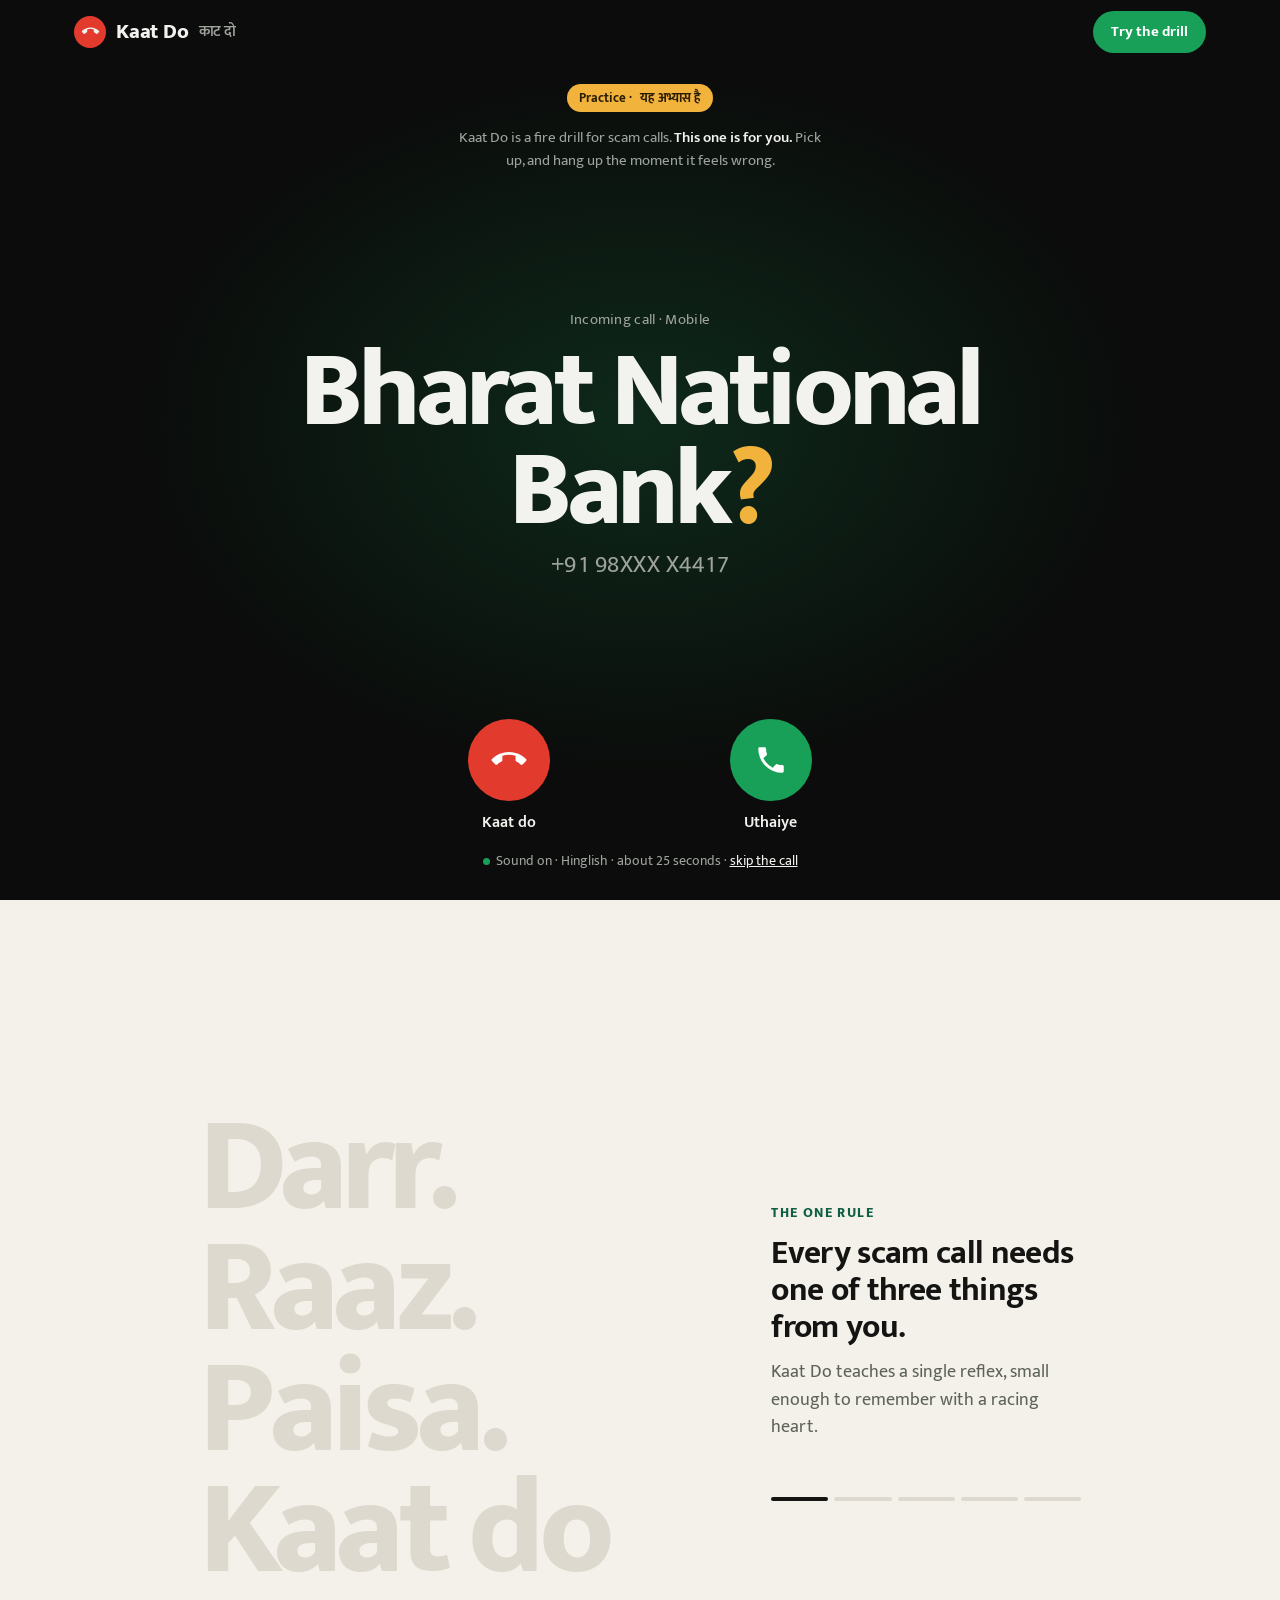
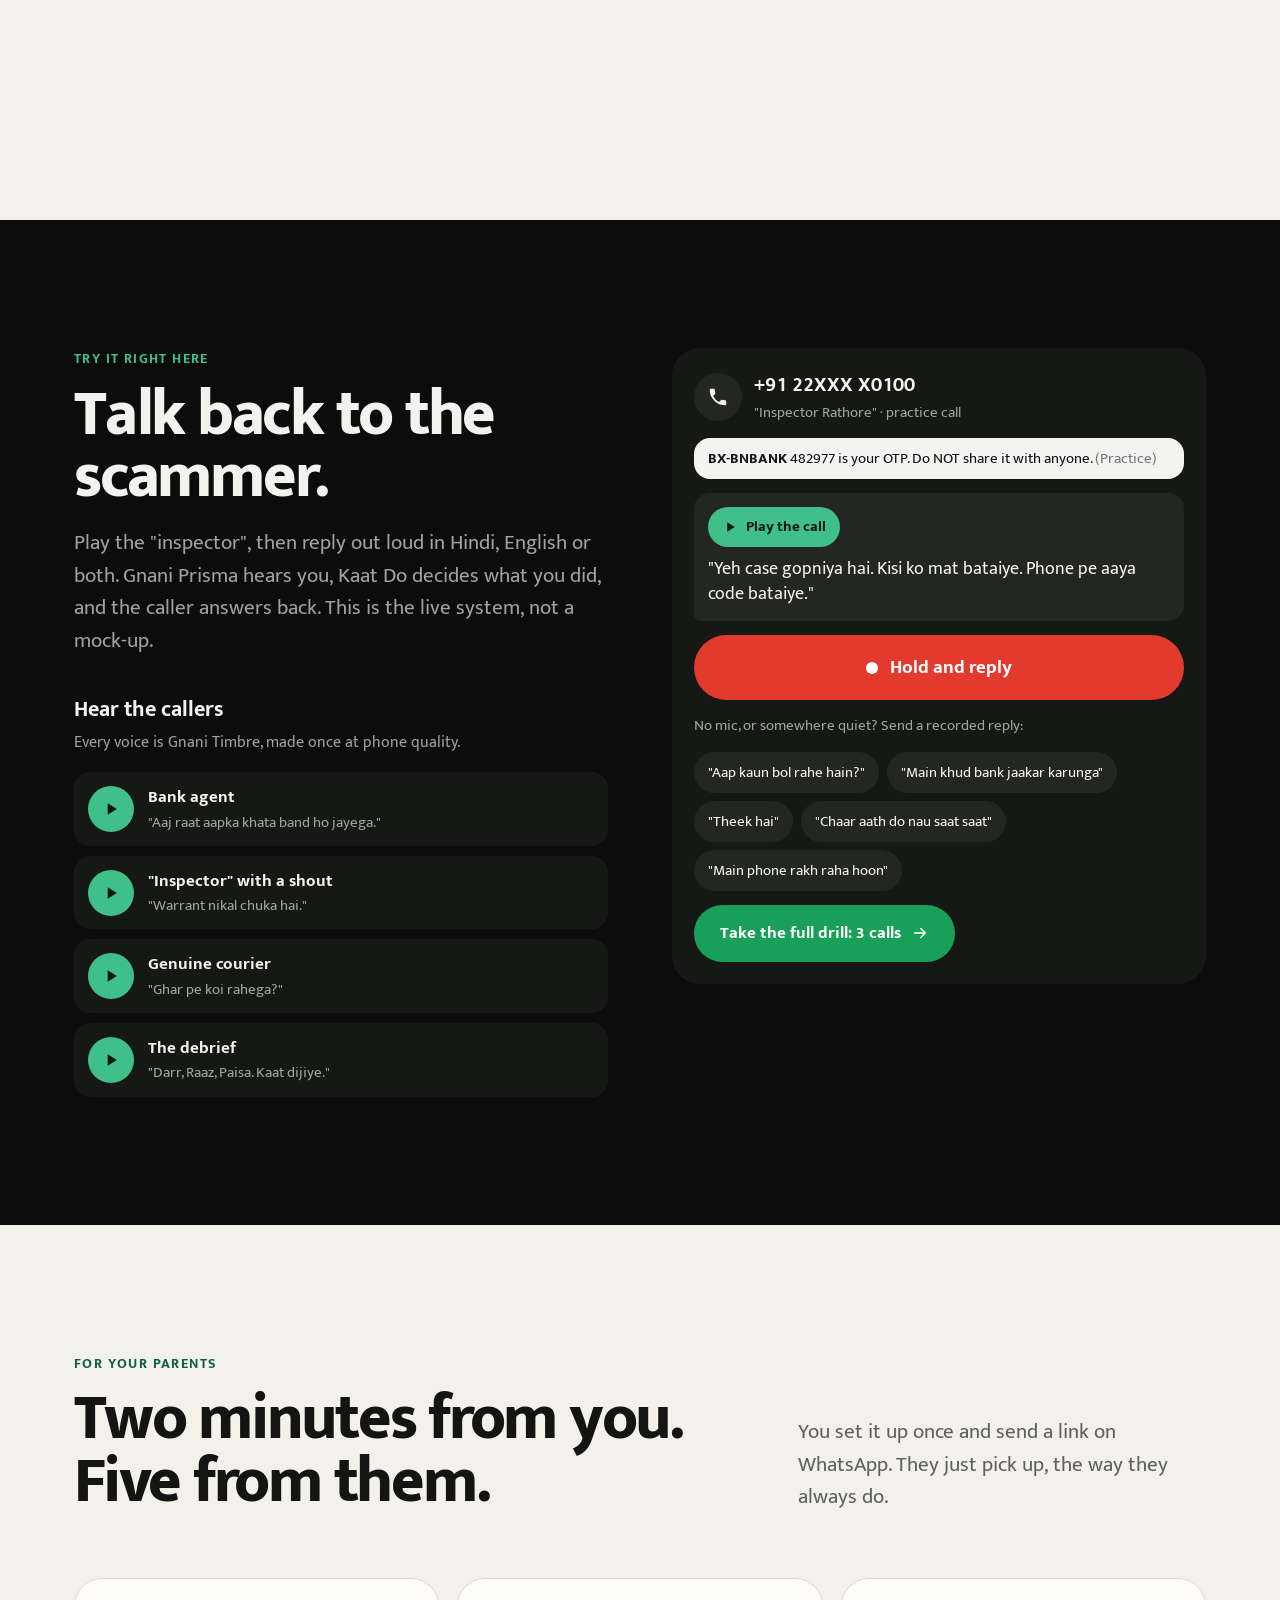
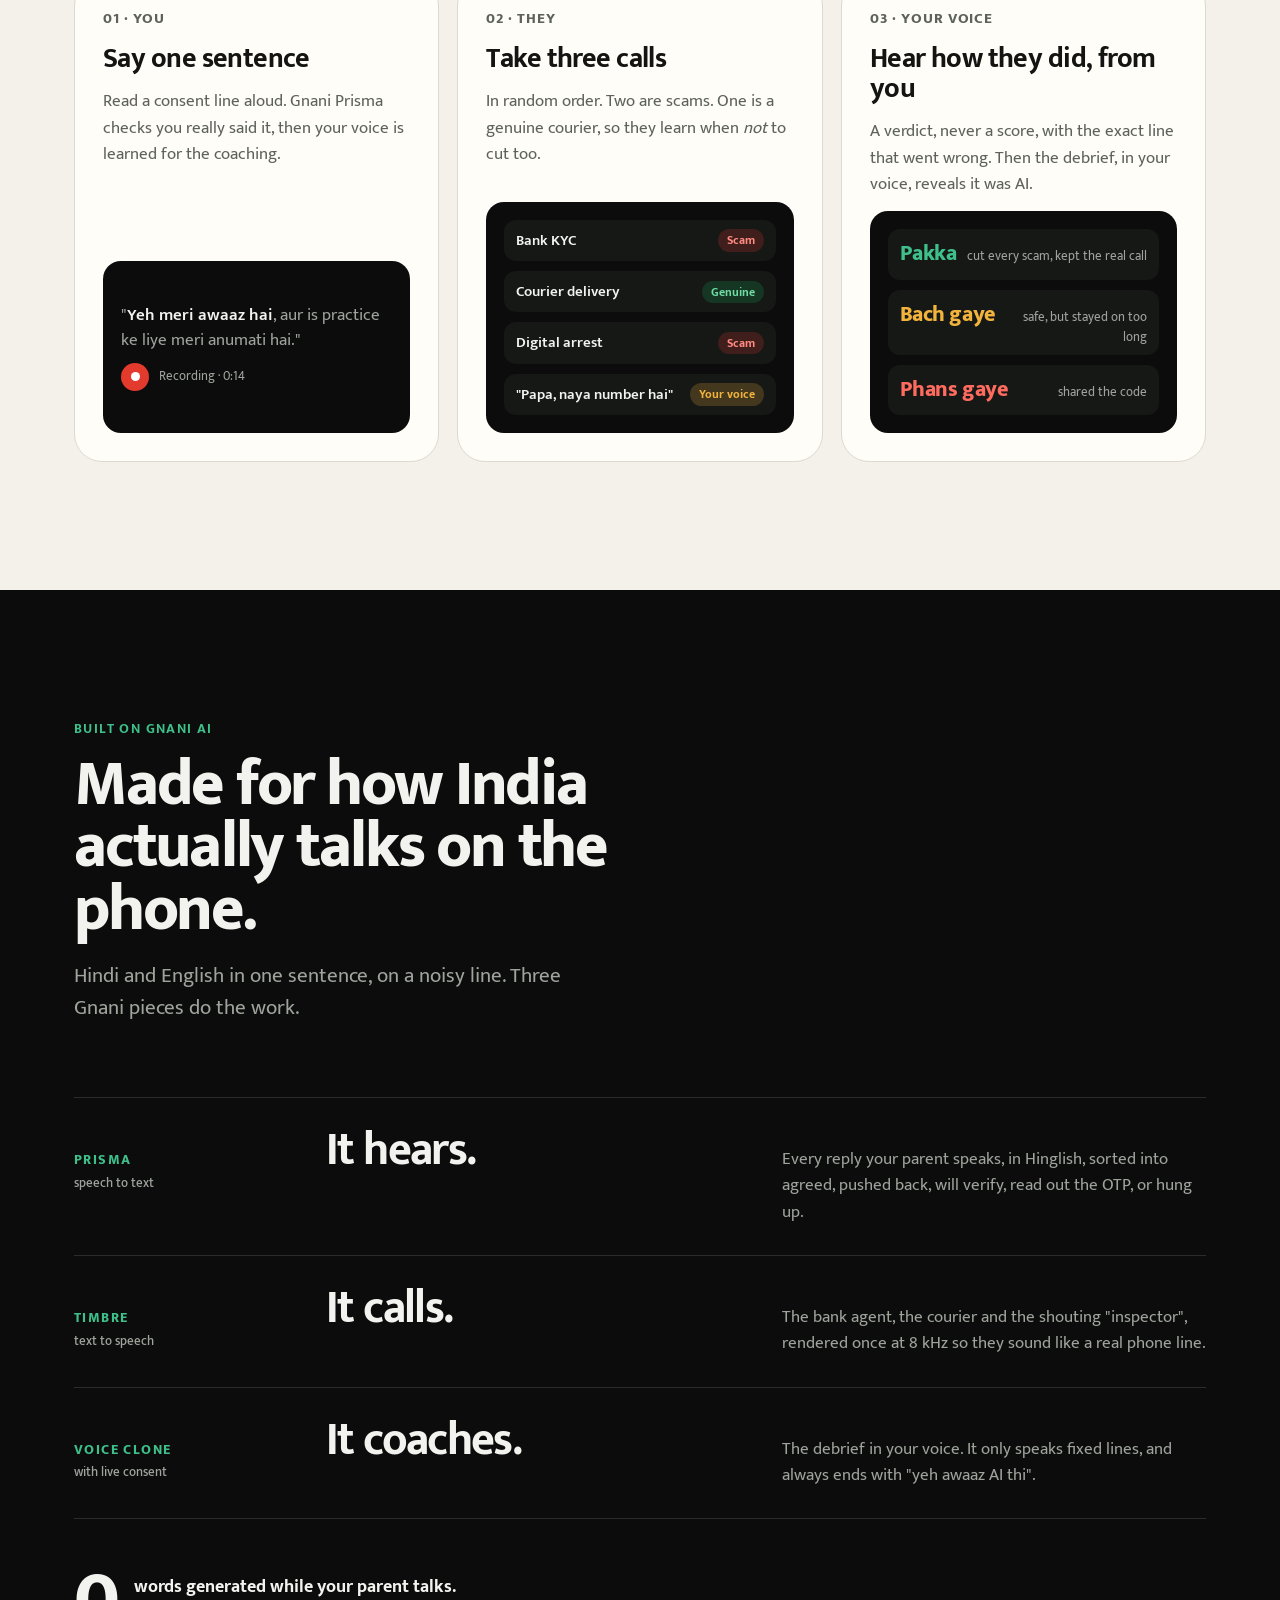
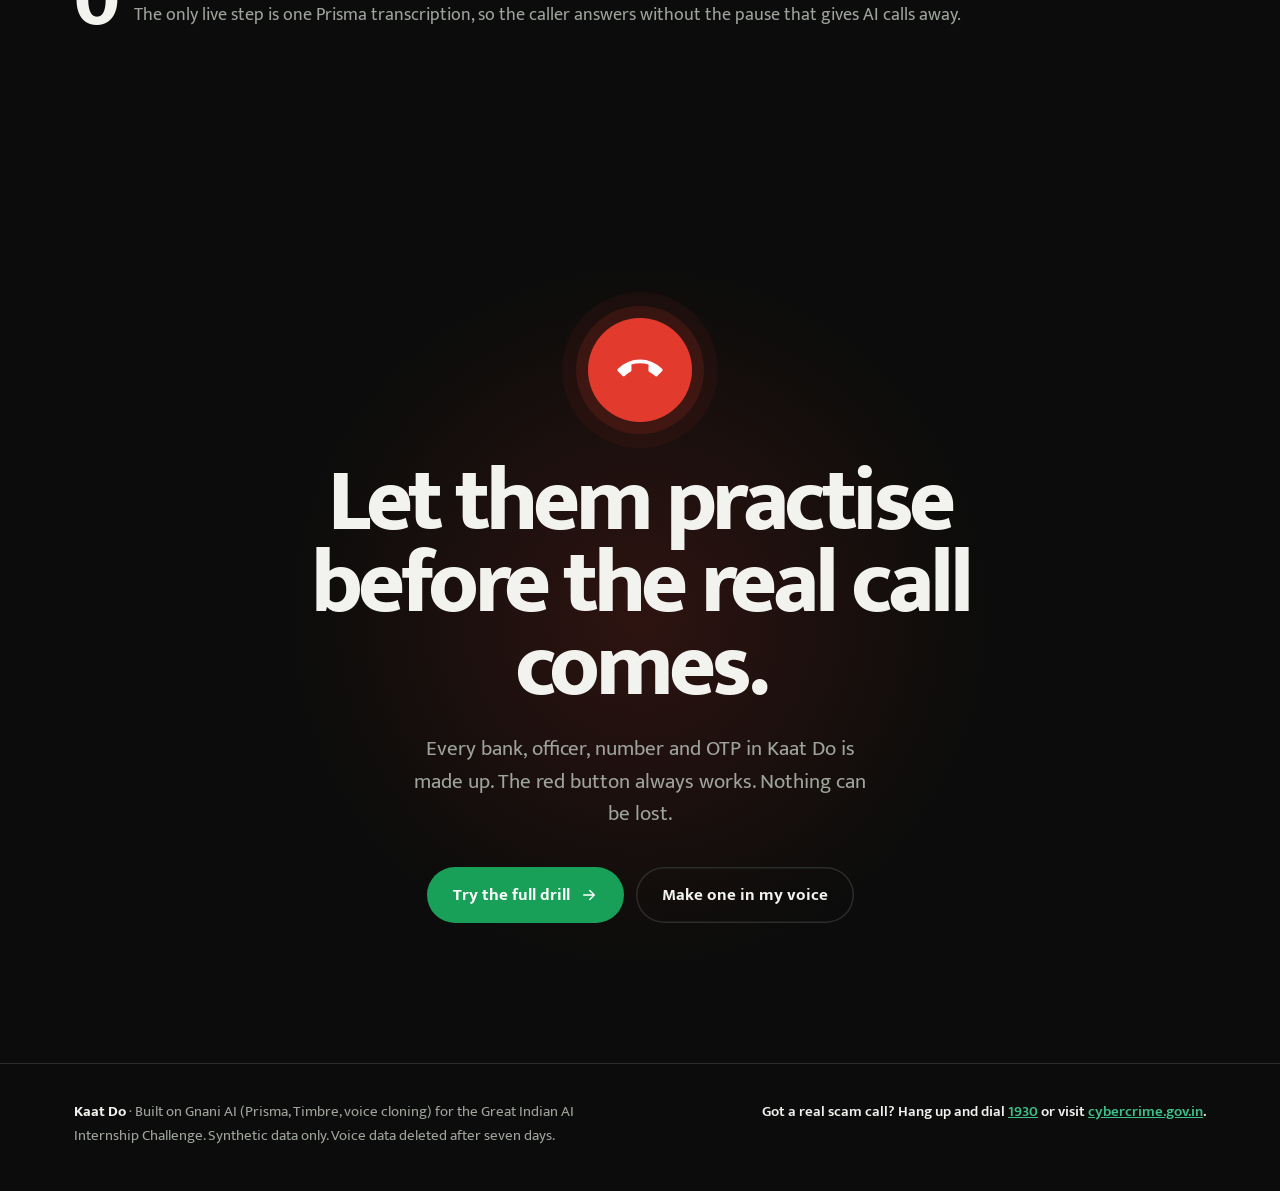
<file: index.html>
<!doctype html>
<html lang="en">
<head>
<meta charset="utf-8">
<meta name="viewport" content="width=device-width, initial-scale=1, viewport-fit=cover">
<title>Kaat Do</title>
<meta name="description" content="Kaat Do is a fire drill for scam calls. This page calls you first. Pick up, and hang up the moment it feels wrong.">
<meta name="theme-color" content="#0b0c0b">
<link rel="preconnect" href="https://fonts.googleapis.com">
<link rel="preconnect" href="https://fonts.gstatic.com" crossorigin>
<link href="https://fonts.googleapis.com/css2?family=Mukta:wght@400;500;600;700;800&display=swap" rel="stylesheet">
<style>
/* Kaat Do landing, v3: the page is the drill. It rings, you decide.
   One face (Mukta). Colour is functional: green answers, red cuts, amber says Practice,
   and the three red flags keep one hue each (Darr red, Raaz amber, Paisa blue). */
:root {
  --night: #0b0c0b; --night-2: #161816; --night-3: #232623; --night-ink: #f2f3ef; --night-muted: #9ea39c; --night-line: #2a2d2a;
  --paper: #f4f1ea; --paper-2: #ebe7de; --card: #fffdf8; --ink: #141513; --muted: #5d625b; --line: #ded9ce; --chip: #e7e2d7;
  --green: #18a058; --green-press: #128a4b; --red: #e23b2e; --red-press: #c52f23;
  --amber: #f2b33d; --amber-ink: #2a1d00;
  --darr: #e23b2e; --raaz: #9a6f00; --paisa: #0f6e8c; --raaz-fill: #f2b33d; --paisa-fill: #4fb4d6;
  --accent: #0f5f45;
  --face: "Mukta", "Noto Sans Devanagari", "Noto Sans", system-ui, sans-serif;
  --wrap: 1180px;
  --ease: cubic-bezier(.2,.7,.2,1);
}
@media (prefers-color-scheme: dark) {
  :root:not([data-theme="light"]) {
    --paper: #111211; --paper-2: #171917; --card: #1b1d1b; --ink: #eef0ec; --muted: #a2a8a0; --line: #2b2e2b; --chip: #2a2d2a;
    --accent: #3fbf8a; --raaz: #f2b33d; --paisa: #4fb4d6;
  }
}
:root[data-theme="dark"] {
  --paper: #111211; --paper-2: #171917; --card: #1b1d1b; --ink: #eef0ec; --muted: #a2a8a0; --line: #2b2e2b; --chip: #2a2d2a;
  --accent: #3fbf8a; --raaz: #f2b33d; --paisa: #4fb4d6;
}
* { box-sizing: border-box; }
html, body { margin: 0; }
body { font-family: var(--face); background: var(--night); color: var(--ink); font-size: 18px; line-height: 1.55;
  -webkit-font-smoothing: antialiased; overflow-x: hidden; }
a { color: inherit; }
q { quotes: none; }
svg { display: block; }
button { font: inherit; }
:focus-visible { outline: 3px solid var(--amber); outline-offset: 3px; border-radius: 8px; }
.wrap { max-width: var(--wrap); margin: 0 auto; padding: 0 24px; }
@media (max-width: 600px) { .wrap { padding: 0 16px; } body { font-size: 17px; } }
.night { background: var(--night); color: var(--night-ink); }
.paper { background: var(--paper); color: var(--ink); }
.eyebrow { margin: 0 0 14px; font-size: 14px; font-weight: 700; letter-spacing: .1em; text-transform: uppercase; color: var(--accent); }
.night .eyebrow { color: #3fbf8a; }
h2.title { margin: 0; font-size: clamp(36px, 5vw, 68px); line-height: .98; letter-spacing: -.035em; font-weight: 800; max-width: 16ch; }
.lede { margin: 18px 0 0; font-size: 21px; color: var(--muted); max-width: 44ch; }
.night .lede { color: var(--night-muted); }
section { padding: 128px 0; position: relative; }
@media (max-width: 760px) { section { padding: 88px 0; } }
.pill { display: inline-flex; align-items: center; gap: 8px; padding: 4px 12px; border-radius: 99px; background: var(--amber); color: var(--amber-ink); font-size: 13px; font-weight: 700; }
.btn { display: inline-flex; align-items: center; gap: 10px; padding: 15px 26px; border-radius: 99px; font-weight: 700; font-size: 17px;
  text-decoration: none; border: 0; cursor: pointer; transition: transform .12s ease, background-color .12s ease, box-shadow .12s; white-space: nowrap; }
.btn:active { transform: scale(.97); }
.btn svg { width: 18px; height: 18px; }
.btn-green { background: var(--green); color: #fff; }
.btn-green:hover { background: var(--green-press); }
.btn-ghost { background: transparent; color: var(--night-ink); box-shadow: inset 0 0 0 1.5px var(--night-line); }
.btn-ghost:hover { box-shadow: inset 0 0 0 1.5px var(--night-muted); }
.paper .btn-ghost { color: var(--ink); box-shadow: inset 0 0 0 1.5px var(--line); }

/* ================================================= top bar */
.bar { position: fixed; inset: 0 0 auto 0; z-index: 50; color: var(--night-ink); transition: background-color .3s, border-color .3s; border-bottom: 1px solid transparent; }
.bar.solid { background: rgba(11,12,11,.86); backdrop-filter: blur(12px); -webkit-backdrop-filter: blur(12px); border-color: var(--night-line); }
.bar .wrap { display: flex; align-items: center; justify-content: space-between; height: 64px; gap: 16px; }
.brand { display: flex; align-items: center; gap: 10px; text-decoration: none; font-weight: 800; font-size: 21px; letter-spacing: -.01em; }
.brand small { font-weight: 600; font-size: 15px; color: var(--night-muted); }
.mark { width: 32px; height: 32px; border-radius: 50%; background: var(--red); display: grid; place-items: center; flex: none; }
.mark svg { width: 17px; height: 17px; transform: rotate(135deg); }
.bar .btn { padding: 9px 18px; font-size: 15px; }
@media (max-width: 420px) { .brand small { display: none; } }

/* ================================================= the call (hero) */
.call { min-height: 100vh; min-height: 100svh; display: grid; grid-template-rows: auto 1fr auto; padding: 84px 0 calc(28px + env(safe-area-inset-bottom)); overflow: hidden; isolation: isolate; }
.call::before { content: ""; position: absolute; inset: -20%; z-index: -1; pointer-events: none;
  background: radial-gradient(40% 40% at 50% 48%, rgba(24,160,88,.20), transparent 70%); transition: background .6s; }
.call.st-ring::before { animation: glow 1.6s ease-in-out infinite; }
.call.st-talk::before { background: radial-gradient(42% 40% at 50% 50%, rgba(242,179,61,.10), transparent 70%); }
.call.flag-darr::before { background: radial-gradient(46% 44% at 50% 50%, rgba(226,59,46,.22), transparent 72%); }
.call.flag-paisa::before { background: radial-gradient(46% 44% at 50% 50%, rgba(79,180,214,.20), transparent 72%); }
.call.st-end.meh::before { background: radial-gradient(46% 44% at 50% 50%, rgba(242,179,61,.16), transparent 72%); }
.call.st-end.won::before { background: radial-gradient(46% 44% at 50% 50%, rgba(24,160,88,.22), transparent 72%); }
.call.st-end.lost::before { background: radial-gradient(46% 44% at 50% 50%, rgba(226,59,46,.20), transparent 72%); }
@keyframes glow { 50% { opacity: .45; transform: scale(1.06); } }
.call .rings { position: absolute; left: 50%; top: 46%; width: 0; height: 0; z-index: -1; pointer-events: none; }
.call .rings i { position: absolute; left: -160px; top: -160px; width: 320px; height: 320px; border-radius: 50%; border: 1.5px solid rgba(63,191,138,.5); opacity: 0; }
.call.st-ring .rings i { animation: ring 3s cubic-bezier(.2,.6,.3,1) infinite; }
.call.st-ring .rings i:nth-child(2) { animation-delay: 1s; } .call.st-ring .rings i:nth-child(3) { animation-delay: 2s; }
@keyframes ring { 0% { transform: scale(.5); opacity: .8; } 100% { transform: scale(2.6); opacity: 0; } }

.call-top { display: flex; justify-content: center; }
.intro { margin: 0; text-align: center; font-size: 15px; color: var(--night-muted); max-width: 46ch; padding: 0 16px; }
.intro b { color: var(--night-ink); font-weight: 600; }

.stage { display: grid; place-items: center; text-align: center; padding: 20px 16px; position: relative; }
.who { display: grid; justify-items: center; gap: 6px; transition: transform .6s var(--ease), opacity .4s; }
.who .kind { font-size: 15px; color: var(--night-muted); letter-spacing: .02em; font-variant-numeric: tabular-nums; min-height: 1.5em; }
.who h1 { margin: 6px 0 0; font-size: clamp(44px, 8.4vw, 124px); line-height: .92; letter-spacing: -.045em; font-weight: 800; }
.who h1 .q { color: var(--amber); }
.who .num { font-size: clamp(18px, 2vw, 24px); color: var(--night-muted); font-variant-numeric: tabular-nums; letter-spacing: .02em; }
.st-ring .who h1 { animation: shake 1.6s ease-in-out infinite; }
@keyframes shake { 0%, 64%, 100% { transform: none; } 68% { transform: translateX(-3px) rotate(-.4deg); } 72% { transform: translateX(3px) rotate(.4deg); } 76% { transform: translateX(-2px); } 80% { transform: translateX(2px); } }
.st-talk .who, .st-end .who { transform: translateY(-4px) scale(.62); transform-origin: top center; }
.st-end .who { opacity: 0; }

/* live subtitles */
.talkbox { width: min(900px, 100%); display: grid; justify-items: center; }
.subs { position: relative; width: 100%; text-align: center; min-height: 7.5em; margin-top: 18px; display: none; }
.st-talk .subs { display: block; }
.sub { margin: 0; font-size: clamp(24px, 3.2vw, 42px); line-height: 1.22; letter-spacing: -.015em; font-weight: 600; color: var(--night-ink); text-wrap: balance; }
.sub .w { opacity: .18; transition: opacity .25s; }
.sub .w.on { opacity: 1; }
.sub mark { background: none; color: inherit; border-radius: 4px; transition: color .3s, box-shadow .3s; }
.sub mark.darr.on { color: #ff7266; box-shadow: inset 0 -.12em 0 rgba(226,59,46,.55); }
.sub mark.paisa.on { color: #6cc8e8; box-shadow: inset 0 -.12em 0 rgba(79,180,214,.5); }
.stamp { display: inline-block; margin-bottom: 14px; font-size: 13px; font-weight: 800; letter-spacing: .14em; text-transform: uppercase; padding: 4px 12px; border-radius: 6px;
  border: 2px solid currentColor; transform: rotate(-3deg) scale(1.6); opacity: 0; transition: transform .35s cubic-bezier(.3,1.6,.5,1), opacity .2s; }
.stamp.on { transform: rotate(-3deg) scale(1); opacity: 1; }
.stamp.darr { color: #ff6b5e; } .stamp.paisa { color: #4fb4d6; } .stamp.hook { color: var(--night-muted); }

/* flag meter */
.meter { display: none; gap: 8px; justify-content: center; margin: 0 0 18px; }
.st-talk .meter { display: flex; }
.intro .txt { display: block; margin-top: 14px; transition: opacity .4s; }
.st-talk .intro .txt, .st-end .intro .txt { opacity: 0; height: 0; margin: 0; overflow: hidden; }
.st-end .stage > .talkbox { display: none; }
.meter span { font-size: 13px; font-weight: 700; letter-spacing: .06em; text-transform: uppercase; padding: 4px 12px; border-radius: 99px; color: var(--night-muted);
  box-shadow: inset 0 0 0 1.5px var(--night-line); transition: background-color .3s, color .3s, box-shadow .3s; }
.meter .m-darr.on { background: var(--red); color: #fff; box-shadow: none; }
.meter .m-raaz.on { background: var(--amber); color: var(--amber-ink); box-shadow: none; }
.meter .m-paisa.on { background: #1b7fa0; color: #fff; box-shadow: none; }

/* fake otp */
.otp { position: fixed; top: 76px; left: 50%; z-index: 45; width: min(380px, calc(100% - 32px)); display: flex; gap: 12px; align-items: flex-start; text-align: left;
  background: #f3f3f1; color: #141414; border-radius: 22px; padding: 12px 14px; box-shadow: 0 18px 44px rgba(0,0,0,.55); font-size: 15px; line-height: 1.35;
  transform: translate(-50%, calc(-100% - 120px)); visibility: hidden; transition: transform .55s cubic-bezier(.2,.9,.3,1.15), visibility 0s .55s; }
.otp.on { transform: translate(-50%, 0); visibility: visible; transition: transform .55s cubic-bezier(.2,.9,.3,1.15); }
.otp-ic { flex: none; width: 34px; height: 34px; border-radius: 50%; background: #1a73e8; color: #fff; display: grid; place-items: center; }
.otp-ic svg { width: 16px; height: 16px; }
.otp-head { display: flex; justify-content: space-between; color: #5a5a5a; font-size: 13px; }
.otp-head b { color: #141414; }
.otp .digits { font-weight: 800; letter-spacing: .12em; }

/* buttons */
.dock { display: grid; justify-items: center; gap: 14px; }
.keys { display: flex; gap: clamp(64px, 14vw, 180px); align-items: flex-start; }
.key { display: grid; justify-items: center; gap: 10px; background: none; border: 0; color: var(--night-ink); cursor: pointer; padding: 0; font-size: 16px; font-weight: 600; }
.key .r { width: 82px; height: 82px; border-radius: 50%; display: grid; place-items: center; color: #fff; transition: transform .15s, box-shadow .2s; }
.key .r svg { width: 34px; height: 34px; }
.key:hover .r { transform: scale(1.05); }
.key:active .r { transform: scale(.92); }
.key-cut .r { background: var(--red); box-shadow: 0 0 0 0 rgba(226,59,46,.0); }
.key-cut .r svg { transform: rotate(135deg); }
.key-ans .r { background: var(--green); }
.st-ring .key-ans .r { animation: nudge 1.6s ease-in-out infinite; }
@keyframes nudge { 0%, 60%, 100% { transform: none; } 68% { transform: translateY(-7px) rotate(-10deg); } 76% { transform: rotate(10deg); } 84% { transform: rotate(-5deg); } }
.st-talk .key-ans { display: none; }
.st-talk .key-cut .r { width: 92px; height: 92px; box-shadow: 0 0 0 10px rgba(226,59,46,.14), 0 0 0 22px rgba(226,59,46,.06); }
.flag-darr .key-cut .r, .flag-paisa .key-cut .r { animation: urge 1.1s ease-in-out infinite; }
@keyframes urge { 50% { box-shadow: 0 0 0 16px rgba(226,59,46,.22), 0 0 0 34px rgba(226,59,46,.08); } }
.st-end .keys { display: none; }
.hint { margin: 0; font-size: 14px; color: var(--night-muted); text-align: center; min-height: 1.5em; }
.hint a { color: var(--night-ink); }
.sound { display: inline-flex; align-items: center; gap: 6px; }
.sound i { width: 7px; height: 7px; border-radius: 50%; background: var(--green); }

/* end card */
.end { display: none; width: min(760px, 100%); text-align: center; justify-items: center; gap: 0; }
.st-end .end { display: grid; animation: rise .6s var(--ease) both; }
@keyframes rise { from { opacity: 0; transform: translateY(18px); } }
.end .t { font-size: 15px; color: var(--night-muted); font-variant-numeric: tabular-nums; }
.end .verdict { margin: 6px 0 0; font-size: clamp(60px, 9vw, 128px); line-height: .9; letter-spacing: -.05em; font-weight: 800; }
.won .end .verdict { color: #3fbf8a; } .lost .end .verdict { color: #ff6b5e; } .meh .end .verdict { color: var(--amber); }
.end .why { margin: 18px 0 0; font-size: clamp(19px, 2vw, 23px); color: var(--night-ink); max-width: 36ch; text-wrap: balance; }
.track { width: min(520px, 100%); margin-top: 24px; }
.track-bar { position: relative; display: flex; height: 36px; border-radius: 10px; overflow: hidden; font-size: 13px; font-weight: 700; }
.track-bar div { display: grid; place-items: center; }
.tb-hook { flex: 1.2; background: var(--night-3); color: var(--night-muted); }
.tb-darr { flex: 1.1; background: var(--red); color: #fff; }
.tb-paisa { flex: 1.3; background: #1b7fa0; color: #fff; }
.tb-shade { position: absolute; top: 0; bottom: 0; right: 0; background: rgba(11,12,11,.7); transition: left 1.2s var(--ease); }
.tb-cut { position: absolute; top: -5px; bottom: -5px; width: 4px; margin-left: -2px; background: var(--night-ink); border-radius: 2px; transition: left 1.2s var(--ease); box-shadow: 0 0 0 3px var(--night); }
.track-lbl { display: flex; justify-content: space-between; margin-top: 8px; font-size: 13px; color: var(--night-muted); }
.end .acts { display: flex; flex-wrap: wrap; justify-content: center; gap: 12px; margin-top: 24px; }
.end .reveal { margin: 18px 0 0; font-size: 15px; color: var(--night-muted); max-width: 50ch; }
.end .reveal b { color: var(--amber); font-weight: 700; }
.cue { display: flex; flex-direction: column; align-items: center; gap: 6px; font-size: 13px; color: var(--night-muted); text-decoration: none; letter-spacing: .06em; text-transform: uppercase; }
.cue svg { width: 18px; height: 18px; transform: rotate(90deg); animation: bob 1.8s ease-in-out infinite; }
@keyframes bob { 50% { transform: rotate(90deg) translateX(5px); } }
@media (max-width: 600px) {
  .key .r { width: 72px; height: 72px; } .st-talk .key-cut .r { width: 80px; height: 80px; }
  .meter span { font-size: 11px; padding: 3px 9px; }
  .subs { min-height: 9em; }
}

/* ================================================= the rule (scroll lit) */
.rule { padding: 0; }
.rule-track { height: 280vh; position: relative; }
.rule-pin { position: sticky; top: 0; height: 100vh; height: 100svh; display: grid; align-items: center; overflow: hidden; }
.rule-grid { display: grid; grid-template-columns: minmax(0, 1.25fr) minmax(0, .75fr); gap: 56px; align-items: center; }
.words { margin: 0; padding: 0; list-style: none; }
.words li { font-size: clamp(56px, 10.5vw, 158px); line-height: .9; font-weight: 800; letter-spacing: -.05em; color: var(--line); transition: color .45s, transform .45s var(--ease); transform-origin: left center; }
.words li.on.d { color: var(--darr); } .words li.on.r { color: var(--raaz-fill); } .words li.on.p { color: var(--paisa-fill); } .words li.on.k { color: var(--ink); }
.words li.cur { transform: translateX(10px); }
.words li.k { display: flex; align-items: center; gap: .18em; }
.words li.k svg { width: .62em; height: .62em; flex: none; color: var(--red); opacity: 0; transform: rotate(-30deg); transition: opacity .4s, transform .5s var(--ease); }
.words li.k.on svg { opacity: 1; transform: none; }
.explain { position: relative; min-height: 15em; }
.ex { position: absolute; inset: 0 0 auto 0; opacity: 0; transform: translateY(14px); transition: opacity .4s, transform .5s var(--ease); }
.ex.on { opacity: 1; transform: none; }
.ex .lbl { font-size: 14px; font-weight: 800; letter-spacing: .1em; text-transform: uppercase; }
.ex h3 { margin: 8px 0 0; font-size: clamp(26px, 2.6vw, 34px); line-height: 1.12; letter-spacing: -.02em; }
.ex p { margin: 12px 0 0; color: var(--muted); font-size: 18px; }
.ex blockquote { margin: 18px 0 0; padding: 14px 16px; border-radius: 16px 16px 16px 4px; background: var(--card); border: 1px solid var(--line); font-size: 18px; font-weight: 500; }
.ex-0 .lbl { color: var(--accent); } .ex-1 .lbl { color: var(--darr); } .ex-2 .lbl { color: var(--raaz); } .ex-3 .lbl { color: var(--paisa); } .ex-4 .lbl { color: var(--ink); }
.ex-4 a { color: var(--accent); font-weight: 700; }
.prog { display: flex; gap: 6px; margin-top: 28px; }
.prog i { height: 4px; flex: 1; border-radius: 2px; background: var(--line); transition: background-color .3s; }
.prog i.on { background: var(--ink); }
@media (max-width: 900px) {
  .rule-grid { grid-template-columns: 1fr; gap: 28px; align-content: center; }
  .words li { font-size: clamp(52px, 17vw, 96px); }
  .explain { min-height: 13.5em; }
  .ex p { font-size: 16px; } .ex blockquote { font-size: 16px; }
}

/* ================================================= talk block (live Gnani) */
.talk { overflow: hidden; }
.talk .talk-copy .eyebrow { color: #3fbf8a; }
/* ---------- talk to the scammer (live) */
.talk .wrap { display: grid; grid-template-columns: minmax(0, 1fr) minmax(0, 1fr); gap: 64px; align-items: start; }
@media (max-width: 900px) { .talk .wrap { grid-template-columns: 1fr; gap: 40px; } }
.talk-sub { margin: 36px 0 0; font-size: 22px; }
.talk-note { margin: 4px 0 0; color: var(--night-muted); font-size: 16px; }
.voices { list-style: none; margin: 16px 0 0; padding: 0; display: grid; gap: 10px; }
.voices li { display: flex; gap: 14px; align-items: center; background: var(--night-2); border-radius: 16px; padding: 12px 14px; }
.voices b { display: block; font-size: 17px; }
.voices span { display: block; font-size: 15px; color: var(--night-muted); }
.vplay, .tk-play { flex: none; border: 0; cursor: pointer; display: inline-flex; align-items: center; justify-content: center; color: #06180f; background: #3fbf8a; transition: transform .12s, background-color .12s; }
.vplay { width: 46px; height: 46px; border-radius: 50%; }
.vplay svg { width: 20px; height: 20px; }
.vplay:active, .tk-play:active { transform: scale(.94); }
.vplay.on { background: var(--amber); }
.tk { background: var(--night-2); border-radius: 28px; padding: 22px; display: flex; flex-direction: column; gap: 14px; }
.tk-head { display: flex; gap: 12px; align-items: center; }
.tk-head b { display: block; font-size: 20px; font-variant-numeric: tabular-nums; }
.tk-head span:not(.tk-av) { display: block; font-size: 15px; color: var(--night-muted); }
.tk-av { flex: none; width: 48px; height: 48px; border-radius: 50%; background: var(--night-3); display: grid; place-items: center; color: var(--night-ink); }
.tk-av svg { width: 22px; height: 22px; }
.tk-sms { background: #f3f3f1; color: #141414; border-radius: 16px; padding: 10px 14px; font-size: 15px; line-height: 1.4; }
.tk-sms em { color: #777; font-style: normal; }
.tk-line { background: var(--night-3); border-radius: 16px 16px 16px 6px; padding: 14px; }
.tk-line p { margin: 10px 0 0; font-size: 18px; line-height: 1.4; }
.tk-play { gap: 8px; padding: 8px 14px; border-radius: 99px; font: inherit; font-weight: 700; font-size: 15px; }
.tk-play svg { width: 16px; height: 16px; }
.tk-mic { border: 0; cursor: pointer; border-radius: 99px; padding: 18px; font: inherit; font-size: 19px; font-weight: 700; background: var(--red); color: #fff;
  display: flex; align-items: center; justify-content: center; gap: 12px; touch-action: none; user-select: none; -webkit-user-select: none; transition: transform .12s, background-color .12s; }
.tk-mic:active, .tk-mic.rec { transform: scale(.98); background: var(--red-press); }
.tk-dot { width: 12px; height: 12px; border-radius: 50%; background: #fff; }
.tk-mic.rec .tk-dot { animation: tkblink .8s infinite; }
@keyframes tkblink { 50% { opacity: .2; } }
.tk-mic:disabled { opacity: .5; cursor: default; }
.tk-or { margin: 0; font-size: 15px; color: var(--night-muted); }
.tk-phrases { display: flex; flex-wrap: wrap; gap: 8px; }
.tk-phrases button { border: 0; cursor: pointer; font: inherit; font-size: 15px; padding: 9px 14px; border-radius: 99px; background: var(--night-3); color: var(--night-ink); transition: background-color .12s, transform .12s; }
.tk-phrases button:hover { background: #333733; }
.tk-phrases button:active { transform: scale(.96); }
.tk-phrases button:disabled { opacity: .5; }
.tk-out { background: var(--night); border-radius: 16px; padding: 14px; display: grid; gap: 8px; }
.tk-out[hidden] { display: none; }
.tk-row { display: grid; grid-template-columns: 128px 1fr; gap: 12px; align-items: baseline; }
.tk-row span { font-size: 14px; color: var(--night-muted); }
.tk-row b { font-size: 18px; }
.tk-kind.good { color: #3fbf8a; } .tk-kind.bad { color: #ff6b5e; } .tk-kind.mid { color: var(--amber); }
.tk-say { margin: 2px 0 0; font-size: 16px; color: var(--night-ink); }
.tk-ms { margin: 0; font-size: 13px; color: var(--night-muted); }
.tk-cta { align-self: flex-start; }
@media (max-width: 600px) { .tk { padding: 16px; border-radius: 22px; } .tk-row { grid-template-columns: 1fr; gap: 0; } }

/* ================================================= how a drill runs */
.how-head { display: flex; justify-content: space-between; align-items: end; gap: 28px; flex-wrap: wrap; }
.beats { list-style: none; margin: 64px 0 0; padding: 0; display: grid; grid-template-columns: repeat(3, minmax(0, 1fr)); gap: 18px; counter-reset: b; }
.beat { position: relative; background: var(--card); border: 1px solid var(--line); border-radius: 28px; padding: 28px; display: flex; flex-direction: column; gap: 14px; min-height: 100%; }
.beat .n { font-size: 15px; font-weight: 800; color: var(--muted); letter-spacing: .06em; }
.beat h3 { margin: 0; font-size: 28px; line-height: 1.08; letter-spacing: -.02em; }
.beat p { margin: 0; color: var(--muted); font-size: 17px; }
.beat .vis { margin-top: auto; border-radius: 18px; background: var(--night); color: var(--night-ink); padding: 18px; display: grid; gap: 10px; font-size: 15px; min-height: 172px; align-content: center; }
.tele { font-size: 17px; line-height: 1.45; color: var(--night-muted); }
.tele mark { background: none; color: var(--night-ink); font-weight: 600; }
.rec { display: flex; align-items: center; gap: 10px; font-size: 13px; color: var(--night-muted); }
.rec i { width: 28px; height: 28px; border-radius: 50%; background: var(--red); display: grid; place-items: center; }
.rec i::after { content: ""; width: 9px; height: 9px; border-radius: 50%; background: #fff; animation: blink 1.2s infinite; }
@keyframes blink { 50% { opacity: .3; } }
.cm { display: flex; justify-content: space-between; align-items: center; background: var(--night-2); border-radius: 12px; padding: 9px 12px; }
.cm b { font-weight: 600; }
.cm span { font-size: 12px; font-weight: 700; padding: 2px 9px; border-radius: 99px; }
.cm .s { background: rgba(226,59,46,.2); color: #ff8a80; } .cm .g { background: rgba(24,160,88,.22); color: #6fdca4; } .cm .v { background: rgba(242,179,61,.2); color: var(--amber); }
.verd { display: grid; gap: 8px; }
.verd div { display: flex; align-items: baseline; justify-content: space-between; gap: 10px; padding: 8px 12px; border-radius: 12px; background: var(--night-2); }
.verd b { white-space: nowrap; font-size: 22px; font-weight: 800; letter-spacing: -.02em; }
.verd span { font-size: 13px; color: var(--night-muted); text-align: right; }
.verd .v1 b { color: #3fbf8a; } .verd .v2 b { color: var(--amber); } .verd .v3 b { color: #ff6b5e; }
.voice-line { font-size: 14px; color: var(--muted); margin: 0; }
.voice-line b { color: var(--ink); }
@media (max-width: 980px) { .beats { grid-template-columns: 1fr; max-width: 600px; } }

/* ================================================= gnani */
.stack { margin-top: 72px; display: grid; gap: 0; border-top: 1px solid var(--night-line); }
.row { display: grid; grid-template-columns: 220px minmax(0, 1fr) minmax(0, 1fr); gap: 32px; align-items: baseline; padding: 30px 0; border-bottom: 1px solid var(--night-line); }
.row .m { font-size: 14px; font-weight: 800; letter-spacing: .1em; text-transform: uppercase; color: #3fbf8a; }
.row .m small { display: block; font-size: 13px; letter-spacing: 0; text-transform: none; font-weight: 500; color: var(--night-muted); margin-top: 2px; }
.row h3 { margin: 0; font-size: clamp(30px, 3.6vw, 48px); line-height: 1; letter-spacing: -.035em; }
.row p { margin: 0; color: var(--night-muted); font-size: 17px; }
.fast { margin-top: 44px; display: flex; gap: 18px; align-items: center; flex-wrap: wrap; font-size: 18px; color: var(--night-muted); }
.fast b { color: var(--night-ink); }
.fast .big { font-size: clamp(48px, 6vw, 80px); font-weight: 800; letter-spacing: -.05em; line-height: 1; color: var(--night-ink); }
@media (max-width: 860px) { .row { grid-template-columns: 1fr; gap: 8px; padding: 24px 0; } }

/* ================================================= promise + cta */
.promise { list-style: none; margin: 56px 0 0; padding: 0; display: grid; grid-template-columns: repeat(4, minmax(0, 1fr)); gap: 0; border-top: 1px solid var(--line); }
.promise li { padding: 22px 22px 0 0; }
.promise b { display: block; font-size: 19px; line-height: 1.25; }
.promise span { display: block; margin-top: 6px; font-size: 16px; color: var(--muted); }
@media (max-width: 900px) { .promise { grid-template-columns: 1fr 1fr; gap: 0 18px; } }
@media (max-width: 520px) { .promise { grid-template-columns: 1fr; } }
.cta { text-align: center; padding: 150px 0 140px; overflow: hidden; isolation: isolate; }
.cta::before { content: ""; position: absolute; left: 50%; top: 50%; width: 1000px; max-width: 180vw; aspect-ratio: 1; transform: translate(-50%, -50%); z-index: -1;
  background: radial-gradient(closest-side, rgba(226,59,46,.16), transparent 70%); pointer-events: none; }
.cta h2 { margin: 0 auto; font-size: clamp(44px, 7vw, 108px); line-height: .92; letter-spacing: -.05em; font-weight: 800; max-width: 13ch; }
.cta p { margin: 24px auto 0; font-size: 21px; color: var(--night-muted); max-width: 38ch; }
.cta .acts { display: flex; flex-wrap: wrap; justify-content: center; gap: 12px; margin-top: 36px; }
.big-red { width: 104px; height: 104px; border-radius: 50%; background: var(--red); display: grid; place-items: center; margin: 0 auto 40px; border: 0; cursor: pointer; text-decoration: none;
  box-shadow: 0 0 0 12px rgba(226,59,46,.14), 0 0 0 26px rgba(226,59,46,.06); transition: transform .15s; }
.big-red:hover { transform: scale(1.05) rotate(-6deg); }
.big-red svg { width: 44px; height: 44px; transform: rotate(135deg); color: #fff; }
footer { background: var(--night); color: var(--night-muted); border-top: 1px solid var(--night-line); padding: 36px 0 44px; font-size: 15px; }
footer .wrap { display: flex; justify-content: space-between; gap: 24px; flex-wrap: wrap; align-items: start; }
footer p { margin: 0; max-width: 60ch; }
footer .help { color: var(--night-ink); font-weight: 600; }
footer .help a { color: #3fbf8a; }

/* ================================================= motion */
.up { opacity: 0; transform: translateY(22px); transition: opacity .8s ease, transform .8s var(--ease); }
.up.in { opacity: 1; transform: none; }
.js-off .up { opacity: 1; transform: none; }
@media (prefers-reduced-motion: reduce) {
  *, *::before, *::after { animation: none !important; transition: none !important; }
  .up { opacity: 1; transform: none; }
}
</style>
</head>
<body class="js-off">

<svg width="0" height="0" style="position:absolute" aria-hidden="true">
  <defs>
    <symbol id="i-phone" viewBox="0 0 24 24"><path fill="currentColor" d="M6.6 10.8a15.1 15.1 0 0 0 6.6 6.6l2.2-2.2c.3-.3.7-.4 1-.2 1.1.4 2.3.6 3.6.6.6 0 1 .4 1 1V20c0 .6-.4 1-1 1A17 17 0 0 1 3 4c0-.6.4-1 1-1h3.5c.6 0 1 .4 1 1 0 1.3.2 2.5.6 3.6.1.3 0 .7-.2 1l-2.3 2.2z"/></symbol>
    <symbol id="i-scissors" viewBox="0 0 24 24"><path fill="none" stroke="currentColor" stroke-width="2" stroke-linecap="round" d="M20 4 8.1 15.9M14.5 14.5 20 20M8.1 8.1 12 12"/><circle cx="6" cy="6" r="3" fill="none" stroke="currentColor" stroke-width="2"/><circle cx="6" cy="18" r="3" fill="none" stroke="currentColor" stroke-width="2"/></symbol>
    <symbol id="i-msg" viewBox="0 0 24 24"><path fill="currentColor" d="M4 4h16a2 2 0 0 1 2 2v10a2 2 0 0 1-2 2H8l-4 4V6a2 2 0 0 1 2-2z"/></symbol>
    <symbol id="i-play" viewBox="0 0 24 24"><path fill="currentColor" d="M8 5v14l11-7z"/></symbol>
    <symbol id="i-arrow" viewBox="0 0 24 24"><path fill="none" stroke="currentColor" stroke-width="2" stroke-linecap="round" stroke-linejoin="round" d="M5 12h14M13 6l6 6-6 6"/></symbol>
    <symbol id="i-shield" viewBox="0 0 24 24"><path fill="none" stroke="currentColor" stroke-width="2" stroke-linejoin="round" d="M12 3 4 6v6c0 5 3.4 8.3 8 9 4.6-.7 8-4 8-9V6l-8-3z"/><path fill="none" stroke="currentColor" stroke-width="2" stroke-linecap="round" stroke-linejoin="round" d="m8.5 12 2.5 2.5 4.5-5"/></symbol>
    <symbol id="i-mic" viewBox="0 0 24 24"><rect x="9" y="3" width="6" height="12" rx="3" fill="none" stroke="currentColor" stroke-width="2"/><path fill="none" stroke="currentColor" stroke-width="2" stroke-linecap="round" d="M5 11a7 7 0 0 0 14 0M12 18v3"/></symbol>
    <symbol id="i-trash" viewBox="0 0 24 24"><path fill="none" stroke="currentColor" stroke-width="2" stroke-linecap="round" stroke-linejoin="round" d="M4 7h16M10 11v6M14 11v6M6 7l1 13h10l1-13M9 7V4h6v3"/></symbol>
    <symbol id="i-lock" viewBox="0 0 24 24"><rect x="5" y="11" width="14" height="10" rx="2" fill="none" stroke="currentColor" stroke-width="2"/><path fill="none" stroke="currentColor" stroke-width="2" d="M8 11V8a4 4 0 0 1 8 0v3"/></symbol>
    <symbol id="i-eye" viewBox="0 0 24 24"><path fill="none" stroke="currentColor" stroke-width="2" d="M2 12s3.6-7 10-7 10 7 10 7-3.6 7-10 7S2 12 2 12z"/><circle cx="12" cy="12" r="3" fill="none" stroke="currentColor" stroke-width="2"/></symbol>
    <symbol id="i-hand" viewBox="0 0 24 24"><path fill="none" stroke="currentColor" stroke-width="2" stroke-linecap="round" stroke-linejoin="round" d="M12 3v9M12 3a1.5 1.5 0 0 0-3 0v9M15 5.5a1.5 1.5 0 0 1 3 0V14a7 7 0 0 1-7 7h-.5a6 6 0 0 1-4.6-2.2L3.5 16a1.6 1.6 0 0 1 2.4-2.1L8 15.5V6a1.5 1.5 0 0 1 3 0M12 4.5a1.5 1.5 0 0 1 3 0V12"/></symbol>
    <symbol id="i-bolt" viewBox="0 0 24 24"><path fill="none" stroke="currentColor" stroke-width="2" stroke-linejoin="round" d="M13 2 4 14h7l-1 8 9-12h-7l1-8z"/></symbol>
    <symbol id="i-user" viewBox="0 0 24 24"><circle cx="12" cy="8" r="4" fill="none" stroke="currentColor" stroke-width="2"/><path fill="none" stroke="currentColor" stroke-width="2" stroke-linecap="round" d="M4 21a8 8 0 0 1 16 0"/></symbol>
  </defs>
</svg>
    <symbol id="i-sound" viewBox="0 0 24 24"><path fill="currentColor" d="M4 9v6h4l5 4V5L8 9H4z"/><path fill="none" stroke="currentColor" stroke-width="2" stroke-linecap="round" d="M16.5 8.5a5 5 0 0 1 0 7M19 6a8.5 8.5 0 0 1 0 12"/></symbol>
    <symbol id="i-replay" viewBox="0 0 24 24"><path fill="none" stroke="currentColor" stroke-width="2" stroke-linecap="round" stroke-linejoin="round" d="M4 12a8 8 0 1 0 2.4-5.7M4 4v4h4"/></symbol>
  </defs>
</svg>

<header class="bar" id="bar">
  <div class="wrap">
    <a class="brand" href="#top" aria-label="Kaat Do home">
      <span class="mark"><svg viewBox="0 0 24 24" fill="#fff"><use href="#i-phone"/></svg></span>
      Kaat Do <small lang="hi">काट दो</small>
    </a>
    <a class="btn btn-green" href="#start" data-app="/try">Try the drill</a>
  </div>
</header>

<main id="top">

<!-- ============================================ THE CALL: the page rings, the visitor decides -->
<section class="call night st-ring" id="call" aria-label="A practice scam call">
  <div class="rings" aria-hidden="true"><i></i><i></i><i></i></div>
  <div class="call-top">
    <p class="intro"><span class="pill">Practice · <span lang="hi">यह अभ्यास है</span></span><span class="txt">Kaat Do is a fire drill for scam calls. <b>This one is for you.</b> Pick up, and hang up the moment it feels wrong.</span></p>
  </div>

  <div class="stage">
    <div class="talkbox">
      <div class="who">
        <span class="kind" id="kind">Incoming call · Mobile</span>
        <h1>Bharat National Bank<span class="q">?</span></h1>
        <span class="num">+91 98XXX X4417</span>
      </div>
      <div class="subs" aria-live="polite">
        <div class="meter" aria-hidden="true"><span class="m-darr">Darr</span><span class="m-raaz">Raaz</span><span class="m-paisa">Paisa</span></div>
        <span class="stamp hook" id="stamp">Hook</span>
        <p class="sub" id="sub"></p>
      </div>
    </div>

    <div class="end" id="end" aria-live="polite">
      <span class="t" id="endT"></span>
      <p class="verdict" id="endV"></p>
      <p class="why" id="endWhy"></p>
      <div class="track" aria-hidden="true">
        <div class="track-bar"><div class="tb-hook">Hook</div><div class="tb-darr">Darr</div><div class="tb-paisa">Paisa</div><div class="tb-shade" id="tbShade" style="left:100%"></div><div class="tb-cut" id="tbCut" style="left:100%"></div></div>
        <div class="track-lbl"><span>Where you cut</span><span id="tbLbl"></span></div>
      </div>
      <p class="reveal"><b>That voice was AI</b>, made with Gnani Timbre. Your parents will hear one like it. Kaat Do lets them meet it first, safely.</p>
      <div class="acts">
        <a class="btn btn-green" href="#start" data-app="/try">Send a drill to Mummy-Papa <svg><use href="#i-arrow"/></svg></a>
        <button class="btn btn-ghost" id="again" type="button">Take the call again</button>
      </div>
    </div>
  </div>

  <div class="dock">
    <div class="keys">
      <button class="key key-cut" id="cutBtn" type="button" aria-label="Hang up"><span class="r"><svg viewBox="0 0 24 24"><use href="#i-phone"/></svg></span>Kaat do</button>
      <button class="key key-ans" id="ansBtn" type="button" aria-label="Answer"><span class="r"><svg viewBox="0 0 24 24"><use href="#i-phone"/></svg></span>Uthaiye</button>
    </div>
    <p class="hint" id="hint"><span class="sound"><i></i>Sound on</span> · Hinglish · about 25 seconds · <a href="#rule">skip the call</a></p>
  </div>
</section>

<div class="otp" id="otp" role="status">
  <div class="otp-ic"><svg viewBox="0 0 24 24"><use href="#i-msg"/></svg></div>
  <div><div class="otp-head"><b>BX-BNBANK</b><span>now</span></div>Your OTP is <span class="digits">4 8 2 9 1 6</span>. Do not share it with anyone. (Practice)</div>
</div>

<!-- ============================================ THE RULE: lit word by word on scroll -->
<section id="rule" class="rule paper">
  <div class="rule-track" id="ruleTrack">
    <div class="rule-pin">
      <div class="wrap rule-grid">
        <ol class="words" lang="hi-Latn" aria-label="Darr. Raaz. Paisa. Kaat do.">
          <li class="d">Darr.</li>
          <li class="r">Raaz.</li>
          <li class="p">Paisa.</li>
          <li class="k">Kaat do<svg viewBox="0 0 24 24"><use href="#i-scissors"/></svg></li>
        </ol>
        <div>
          <div class="explain">
            <div class="ex ex-0 on"><span class="lbl">The one rule</span><h3>Every scam call needs one of three things from you.</h3><p>Kaat Do teaches a single reflex, small enough to remember with a racing heart.</p></div>
            <div class="ex ex-1"><span class="lbl">Darr · fear</span><h3>Fear, or a hurry.</h3><blockquote>"Aaj raat aapka khata band ho jayega."</blockquote><p>A ticking clock is how they stop you thinking.</p></div>
            <div class="ex ex-2"><span class="lbl">Raaz · secrecy</span><h3>A secret.</h3><blockquote>"Kisi ko mat batana. Phone mat kaatiye."</blockquote><p>They keep you on the line so no one can talk you out of it.</p></div>
            <div class="ex ex-3"><span class="lbl">Paisa · money</span><h3>Money, an OTP, a code or an app.</h3><blockquote>"Woh chhe ank bataiye."</blockquote><p>No bank, courier or police officer ever needs one on a call.</p></div>
            <div class="ex ex-4"><span class="lbl">Then</span><h3>Hang up. Call family, or <a href="tel:1930">1930</a>.</h3><p>If even one flag shows up, cut. You can always call back on a number you trust.</p></div>
          </div>
          <div class="prog" aria-hidden="true"><i class="on"></i><i></i><i></i><i></i><i></i></div>
        </div>
      </div>
    </div>
  </div>
</section>

<!-- talk block: markup kept as is, it drives /api/turn and /samples -->
<!-- ============================================ TALK TO THE SCAMMER (live, on Gnani) -->
<section id="talk" class="night talk">
  <div class="wrap">
    <div class="talk-copy reveal-up">
      <p class="eyebrow">Try it right here</p>
      <h2 class="title">Talk back to the scammer.</h2>
      <p class="lede">Play the "inspector", then reply out loud in Hindi, English or both. Gnani Prisma hears you, Kaat Do decides what you did, and the caller answers back. This is the live system, not a mock-up.</p>
      <h3 class="talk-sub">Hear the callers</h3>
      <p class="talk-note">Every voice is Gnani Timbre, made once at phone quality.</p>
      <ul class="voices">
        <li><button class="vplay" data-clip="kyc.darr" aria-label="Play the bank agent"><svg viewBox="0 0 24 24"><use href="#i-play"/></svg></button><div><b>Bank agent</b><span>"Aaj raat aapka khata band ho jayega."</span></div></li>
        <li><button class="vplay" data-clip="arrest.darr" aria-label="Play the inspector"><svg viewBox="0 0 24 24"><use href="#i-play"/></svg></button><div><b>"Inspector" with a shout</b><span>"Warrant nikal chuka hai."</span></div></li>
        <li><button class="vplay" data-clip="courier.time" aria-label="Play the courier"><svg viewBox="0 0 24 24"><use href="#i-play"/></svg></button><div><b>Genuine courier</b><span>"Ghar pe koi rahega?"</span></div></li>
        <li><button class="vplay" data-clip="debrief.rule" aria-label="Play the coach"><svg viewBox="0 0 24 24"><use href="#i-play"/></svg></button><div><b>The debrief</b><span>"Darr, Raaz, Paisa. Kaat dijiye."</span></div></li>
      </ul>
    </div>

    <div class="tk reveal-up" id="tk" aria-live="polite">
      <div class="tk-head">
        <span class="tk-av"><svg viewBox="0 0 24 24"><use href="#i-phone"/></svg></span>
        <div><b>+91 22XXX X0100</b><span>"Inspector Rathore" · practice call</span></div>
      </div>
      <div class="tk-sms"><b>BX-BNBANK</b> 482977 is your OTP. Do NOT share it with anyone. <em>(Practice)</em></div>
      <div class="tk-line" id="tkLine">
        <button class="tk-play" id="tkPlay"><svg viewBox="0 0 24 24"><use href="#i-play"/></svg>Play the call</button>
        <p>"Yeh case gopniya hai. Kisi ko mat bataiye. Phone pe aaya code bataiye."</p>
      </div>
      <button class="tk-mic" id="tkMic" aria-label="Hold and reply"><span class="tk-dot"></span><span id="tkMicText">Hold and reply</span></button>
      <p class="tk-or">No mic, or somewhere quiet? Send a recorded reply:</p>
      <div class="tk-phrases" id="tkPhrases">
        <button data-s="push_1">"Aap kaun bol rahe hain?"</button>
        <button data-s="verify_2">"Main khud bank jaakar karunga"</button>
        <button data-s="agree_2">"Theek hai"</button>
        <button data-s="otp_482977_1">"Chaar aath do nau saat saat"</button>
        <button data-s="hangup_1">"Main phone rakh raha hoon"</button>
      </div>
      <div class="tk-out" id="tkOut" hidden>
        <div class="tk-row"><span>Prisma heard</span><b id="tkHeard"></b></div>
        <div class="tk-row"><span>Kaat Do decided</span><b id="tkKind" class="tk-kind"></b></div>
        <p class="tk-say" id="tkSay"></p>
        <p class="tk-ms" id="tkMs"></p>
      </div>
      <a class="btn btn-green tk-cta" href="#start" data-app="/try">Take the full drill: 3 calls <svg width="18" height="18"><use href="#i-arrow"/></svg></a>
    </div>
  </div>
</section>

<!-- ============================================ HOW A DRILL RUNS -->
<section id="how" class="paper">
  <div class="wrap">
    <div class="how-head up">
      <div>
        <p class="eyebrow">For your parents</p>
        <h2 class="title">Two minutes from you. Five from them.</h2>
      </div>
      <p class="lede" style="max-width:34ch">You set it up once and send a link on WhatsApp. They just pick up, the way they always do.</p>
    </div>
    <ol class="beats">
      <li class="beat up">
        <span class="n">01 · YOU</span>
        <h3>Say one sentence</h3>
        <p>Read a consent line aloud. Gnani Prisma checks you really said it, then your voice is learned for the coaching.</p>
        <div class="vis"><div class="tele">"<mark>Yeh meri awaaz hai</mark>, aur is practice ke liye meri anumati hai."</div><div class="rec"><i></i>Recording · 0:14</div></div>
      </li>
      <li class="beat up">
        <span class="n">02 · THEY</span>
        <h3>Take three calls</h3>
        <p>In random order. Two are scams. One is a genuine courier, so they learn when <em>not</em> to cut too.</p>
        <div class="vis"><div class="cm"><b>Bank KYC</b><span class="s">Scam</span></div><div class="cm"><b>Courier delivery</b><span class="g">Genuine</span></div><div class="cm"><b>Digital arrest</b><span class="s">Scam</span></div><div class="cm"><b>"Papa, naya number hai"</b><span class="v">Your voice</span></div></div>
      </li>
      <li class="beat up">
        <span class="n">03 · YOUR VOICE</span>
        <h3>Hear how they did, from you</h3>
        <p>A verdict, never a score, with the exact line that went wrong. Then the debrief, in your voice, reveals it was AI.</p>
        <div class="vis verd"><div class="v1"><b>Pakka</b><span>cut every scam, kept the real call</span></div><div class="v2"><b>Bach gaye</b><span>safe, but stayed on too long</span></div><div class="v3"><b>Phans gaye</b><span>shared the code</span></div></div>
      </li>
    </ol>
  </div>
</section>

<!-- ============================================ GNANI -->
<section id="tech" class="night">
  <div class="wrap">
    <div class="up">
      <p class="eyebrow">Built on Gnani AI</p>
      <h2 class="title">Made for how India actually talks on the phone.</h2>
      <p class="lede">Hindi and English in one sentence, on a noisy line. Three Gnani pieces do the work.</p>
    </div>
    <div class="stack">
      <div class="row up"><span class="m">Prisma<small>speech to text</small></span><h3>It hears.</h3><p>Every reply your parent speaks, in Hinglish, sorted into agreed, pushed back, will verify, read out the OTP, or hung up.</p></div>
      <div class="row up"><span class="m">Timbre<small>text to speech</small></span><h3>It calls.</h3><p>The bank agent, the courier and the shouting "inspector", rendered once at 8 kHz so they sound like a real phone line.</p></div>
      <div class="row up"><span class="m">Voice clone<small>with live consent</small></span><h3>It coaches.</h3><p>The debrief in your voice. It only speaks fixed lines, and always ends with "yeh awaaz AI thi".</p></div>
    </div>
    <div class="fast up"><span class="big">0</span><span><b>words generated while your parent talks.</b><br>The only live step is one Prisma transcription, so the caller answers without the pause that gives AI calls away.</span></div>
  </div>
</section>

<!-- ============================================ CTA -->
<section id="start" class="cta night">
  <div class="wrap up">
    <a class="big-red" href="#start" data-app="/try" aria-label="Try the drill"><svg viewBox="0 0 24 24"><use href="#i-phone"/></svg></a>
    <h2>Let them practise before the real call comes.</h2>
    <p>Every bank, officer, number and OTP in Kaat Do is made up. The red button always works. Nothing can be lost.</p>
    <div class="acts">
      <a class="btn btn-green" href="#start" data-app="/try">Try the full drill <svg><use href="#i-arrow"/></svg></a>
      <a class="btn btn-ghost" href="#start" data-app="/setup">Make one in my voice</a>
    </div>
  </div>
</section>

</main>

<footer>
  <div class="wrap">
    <p><b style="color:var(--night-ink)">Kaat Do</b> · Built on Gnani AI (Prisma, Timbre, voice cloning) for the Great Indian AI Internship Challenge. Synthetic data only. Voice data deleted after seven days.</p>
    <p class="help">Got a real scam call? Hang up and dial <a href="tel:1930">1930</a> or visit <a href="https://cybercrime.gov.in" rel="noopener">cybercrime.gov.in</a>.</p>
  </div>
</footer>

<script>
(function () {
  document.body.classList.remove('js-off');
  var APP_URL = (location.hostname === 'kaat-do.vercel.app' || location.hostname === 'localhost' || location.hostname === '127.0.0.1') ? '' : 'https://kaat-do.vercel.app';
  document.querySelectorAll('[data-app]').forEach(function (a) { a.href = (APP_URL ? APP_URL.replace(/\/$/, '') : '') + a.getAttribute('data-app'); });
  var BASE = APP_URL ? APP_URL.replace(/\/$/, '') : '';
  var reduce = window.matchMedia && window.matchMedia('(prefers-reduced-motion: reduce)').matches;
  var $ = function (id) { return document.getElementById(id); };

  /* bar goes solid after the call */
  var bar = $('bar');
  function onScroll() { bar.classList.toggle('solid', window.scrollY > window.innerHeight * .6); rule(); }
  window.addEventListener('scroll', onScroll, { passive: true });

  /* reveal on scroll */
  var ups = document.querySelectorAll('.up');
  if ('IntersectionObserver' in window && !reduce) {
    var io = new IntersectionObserver(function (es) { es.forEach(function (e) { if (e.isIntersecting) { e.target.classList.add('in'); io.unobserve(e.target); } }); }, { threshold: .12, rootMargin: '0px 0px -40px 0px' });
    ups.forEach(function (el) { if (el.closest('.beats, .stack')) el.style.transitionDelay = (Array.prototype.indexOf.call(el.parentNode.children, el) * 90) + 'ms'; io.observe(el); });
  } else ups.forEach(function (el) { el.classList.add('in'); });

  /* ---------- THE CALL ---------- */
  var call = $('call'), kind = $('kind'), sub = $('sub'), stamp = $('stamp'), otp = $('otp'), hint = $('hint');
  var LINES = [
    { clip: 'kyc.hook',  stage: 'hook',  text: 'Namaste, main Bharat National Bank se Priya bol rahi hoon. Aapka KYC aaj expire ho raha hai.', marks: [] },
    { clip: 'kyc.darr',  stage: 'darr',  text: 'Update nahi hua toh aaj raat aapka khata aur pension dono band ho jayenge.', marks: ['aaj', 'raat', 'band', 'ho', 'jayenge.'] },
    { clip: 'kyc.paisa', stage: 'paisa', text: 'Maine aapke phone par ek code bheja hai. Woh chhe ank bataiye, abhi update kar deti hoon.', marks: ['code', 'chhe', 'ank', 'bataiye,'], otp: true },
    { clip: 'kyc.paisa.p', stage: 'paisa', text: 'Jaldi bataiye, code sirf do minute chalta hai.', marks: ['Jaldi', 'bataiye,', 'code'] }
  ];
  var STAGE_AT = { ring: 0, hook: 18, darr: 50, paisa: 78, stayed: 100 };
  var state = 'ring', stage = 'ring', idx = -1, t0 = 0, clock = null, audio = null, timers = [], wordTimer = null, played = false;
  function later(ms, fn) { timers.push(setTimeout(fn, ms)); }
  function clearAll() { timers.forEach(clearTimeout); timers = []; clearInterval(wordTimer); if (audio) { audio.onended = audio.onerror = null; audio.pause(); } }
  function elapsed() { return Math.max(0, Math.round((Date.now() - t0) / 1000)); }
  function fmt(s) { return '0:' + (s < 10 ? '0' : '') + s; }
  function setState(s) { state = s; call.classList.remove('st-ring', 'st-talk', 'st-end'); call.classList.add('st-' + s); }

  function say(i) {
    if (state !== 'talk') return;
    idx = i;
    if (i >= LINES.length) { later(2200, function () { finish('stayed'); }); return; }
    var L = LINES[i]; stage = L.stage;
    call.classList.toggle('flag-darr', stage === 'darr'); call.classList.toggle('flag-paisa', stage === 'paisa');
    if (stage === 'darr') document.querySelector('.m-darr').classList.add('on');
    if (stage === 'paisa') { document.querySelector('.m-paisa').classList.add('on'); }
    stamp.className = 'stamp ' + stage; stamp.textContent = stage === 'hook' ? 'Hook' : stage === 'darr' ? 'Red flag · Darr' : 'Red flag · Paisa';
    void stamp.offsetWidth; stamp.classList.add('on');
    var words = L.text.split(' ');
    sub.innerHTML = words.map(function (w) {
      var m = L.marks.indexOf(w) > -1;
      return '<span class="w">' + (m ? '<mark class="' + stage + '">' + w + '</mark>' : w) + '</span>';
    }).join(' ');
    var ws = sub.querySelectorAll('.w');
    if (L.otp) later(300, function () { otp.classList.add('on'); });
    var est = Math.max(2400, L.text.length * 62);
    function lightWords(total) {
      var k = 0, step = total / ws.length;
      clearInterval(wordTimer);
      wordTimer = setInterval(function () {
        if (k < ws.length) { ws[k].classList.add('on'); var mk = ws[k].querySelector('mark'); if (mk) mk.classList.add('on'); k++; } else clearInterval(wordTimer);
      }, step);
    }
    var next = function () { later(650, function () { say(i + 1); }); };
    audio = new Audio(BASE + '/audio/' + L.clip + '.mp3');
    var started = false;
    audio.onloadedmetadata = function () { if (isFinite(audio.duration) && audio.duration > 0 && started) lightWords(audio.duration * 1000 * .92); };
    audio.onended = next;
    audio.onerror = function () { if (!started) { started = true; lightWords(est * .92); later(est, next); } };
    var p = audio.play();
    if (p && p.then) p.then(function () {
      started = true;
      lightWords((isFinite(audio.duration) && audio.duration > 0 ? audio.duration * 1000 : est) * .92);
    }).catch(function () { if (!started) { started = true; audio.onended = null; lightWords(est * .92); later(est, next); } });
  }

  function answer() {
    if (state !== 'ring') return;
    played = true; clearAll(); setState('talk');
    t0 = Date.now(); kind.textContent = 'On call · 0:00';
    clock = setInterval(function () { kind.textContent = 'On call · ' + fmt(elapsed()); }, 500);
    hint.innerHTML = 'The red button always works. Use it whenever you feel it.';
    later(500, function () { say(0); });
  }

  var OUT = {
    ring:   ['meh ring',  'Not picked up.', 'Fair instinct for an unknown number. But parents always pick up, so the drill starts after hello. Try answering once.'],
    hook:   ['won',  'Kaat diya!',     'You cut before a single red flag. Very careful, and that is never wrong with a stranger.'],
    darr:   ['won',  'Kaat diya!',     'You cut at the first threat. That is the perfect moment: fear is the first red flag.'],
    paisa:  ['meh',  'Bach gaye.',     'Safe, but late. She had already asked for the code. Next time, cut at "khata band ho jayega".'],
    stayed: ['lost', 'Phans gaye?',    'You stayed until she asked for the OTP twice. Most people do, and that is exactly why we practise.']
  };
  function finish(where) {
    clearAll(); clearInterval(clock); otp.classList.remove('on');
    var o = OUT[where], s = state === 'ring' ? 0 : elapsed();
    setState('end'); call.classList.remove('won', 'lost', 'meh', 'ring', 'flag-darr', 'flag-paisa'); o[0].split(' ').forEach(function (c) { call.classList.add(c); });
    $('endT').textContent = where === 'ring' ? 'Call declined' : (where === 'stayed' ? 'Call ran ' : 'Cut at ') + fmt(s);
    $('endV').textContent = o[1]; $('endWhy').textContent = o[2];
    var at = STAGE_AT[where];
    var lbl = { ring: 'before hello', hook: 'at the hook', darr: 'at Darr', paisa: 'at Paisa', stayed: 'never' }[where];
    $('tbLbl').textContent = lbl;
    $('tbCut').style.left = '100%'; $('tbShade').style.left = '100%';
    later(250, function () { $('tbCut').style.left = (where === 'stayed' ? 99 : at) + '%'; $('tbShade').style.left = (where === 'stayed' ? 100 : at) + '%'; });
    $('again').textContent = where === 'ring' ? 'Answer it this time' : 'Take the call again';
    hint.innerHTML = '<a class="cue" href="#rule">Why it worked<svg viewBox="0 0 24 24"><use href="#i-arrow"/></svg></a>';
  }
  function cut() {
    if (state === 'end') return;
    var k = $('cutBtn').querySelector('.r'); k.animate && k.animate([{ transform: 'scale(1)' }, { transform: 'scale(.86)' }, { transform: 'scale(1)' }], { duration: 300 });
    finish(state === 'ring' ? 'ring' : stage === 'ring' ? 'hook' : stage);
  }
  function reset() {
    clearAll(); clearInterval(clock); stage = 'ring'; idx = -1;
    call.classList.remove('won', 'lost', 'meh', 'ring', 'flag-darr', 'flag-paisa');
    document.querySelectorAll('.meter span').forEach(function (m) { m.classList.remove('on'); });
    sub.innerHTML = ''; stamp.classList.remove('on'); kind.textContent = 'Incoming call · Mobile'; otp.classList.remove('on');
    setState('ring');
    hint.innerHTML = '<span class="sound"><i></i>Sound on</span> · Hinglish · about 25 seconds · <a href="#rule">skip the call</a>';
  }
  $('ansBtn').addEventListener('click', answer);
  $('cutBtn').addEventListener('click', cut);
  $('again').addEventListener('click', function () { var was = call.classList.contains('ring'); reset(); window.scrollTo({ top: 0, behavior: 'smooth' }); if (was) later(400, answer); });
  document.addEventListener('keydown', function (e) {
    if (e.target.closest && e.target.closest('input, textarea, button, a')) return;
    if (call.getBoundingClientRect().bottom < 100) return;
    if (e.key === 'Enter' && state === 'ring') answer();
    if (e.key === 'Escape') cut();
  });
  /* if the visitor scrolls past while it rings, quietly stop and leave it for later */

  /* ---------- THE RULE: light words with scroll progress ---------- */
  var track = $('ruleTrack'), lis = document.querySelectorAll('.words li'), exs = document.querySelectorAll('.ex'), bars = document.querySelectorAll('.prog i');
  var lastStep = -1;
  function rule() {
    var r = track.getBoundingClientRect(), span = r.height - window.innerHeight;
    var p = Math.min(1, Math.max(0, -r.top / Math.max(1, span)));
    var step = reduce ? 4 : Math.min(4, Math.floor(p * 5.2));
    if (step === lastStep) return; lastStep = step;
    lis.forEach(function (li, i) { li.classList.toggle('on', i < step); li.classList.toggle('cur', i === step - 1); });
    exs.forEach(function (ex, i) { ex.classList.toggle('on', i === step); });
    bars.forEach(function (b, i) { b.classList.toggle('on', i <= step); });
  }
  onScroll();

  /* ---------- talk to the scammer: the live Gnani path */
  (function () {
    var tk = document.getElementById('tk'); if (!tk) return;
    var BASE = APP_URL ? APP_URL.replace(/\/$/, '') : '';
    var OTP = '482977';
    var player = new Audio(); var playingBtn = null;
    function play(src, btn) {
      player.pause(); if (playingBtn) playingBtn.classList.remove('on');
      player = new Audio(BASE + src); playingBtn = btn || null;
      if (btn) btn.classList.add('on');
      player.onended = function () { if (btn) btn.classList.remove('on'); };
      return player.play().catch(function () {});
    }
    document.querySelectorAll('.vplay').forEach(function (b) {
      b.addEventListener('click', function () { play('/audio/' + b.dataset.clip + '.mp3', b); });
    });
    document.getElementById('tkPlay').addEventListener('click', function () { play('/audio/arrest.raaz.mp3'); setTimeout(function(){}, 0); });

    var KINDS = {
      push:   ['Pushed back', 'good', 'arrest.raaz.p', 'Sahi. Ab woh aur dabaav daalega: suniye.'],
      verify: ['Will verify first', 'good', 'arrest.raaz.p', 'Sabse sahi jawaab. Asli drill mein yeh tareef paata hai.'],
      agree:  ['Agreed', 'mid', 'arrest.paisa', 'Raaz pe haan kehna ek chook hai. Caller agle red flag pe jaata hai: paisa.'],
      otp:    ['Gave the OTP', 'bad', 'arrest.thanks', 'Code chala gaya. Asli drill mein yahin call kat jaati aur slip card pe dikhti.'],
      hangup: ['Hung up', 'good', null, 'Kaat diya! Bilkul sahi. Darr, Raaz ya Paisa sunte hi yahi karna hai.'],
      unclear:['Unclear', 'mid', 'nudge.inspector', 'Kuch saaf nahi suna. Asli drill mein yeh kabhi slip nahi ginta.']
    };
    var out = document.getElementById('tkOut');
    function busy(on) { tk.querySelectorAll('.tk-phrases button, .tk-mic').forEach(function (b) { b.disabled = on; }); }
    function show(r) {
      var k = KINDS[r.kind] || KINDS.unclear;
      out.hidden = false;
      document.getElementById('tkHeard').textContent = r.transcript || '(kuch nahi)';
      var kind = document.getElementById('tkKind'); kind.textContent = k[0]; kind.className = 'tk-kind ' + k[1];
      document.getElementById('tkSay').textContent = k[3];
      document.getElementById('tkMs').textContent = r.stt_ms ? 'Gnani Prisma took ' + (r.stt_ms / 1000).toFixed(2) + ' s' : '';
      if (k[2]) setTimeout(function () { play('/audio/' + k[2] + '.mp3'); }, 500);
    }
    function send(blob) {
      busy(true);
      document.getElementById('tkKind').textContent = '';
      var fd = new FormData(); fd.append('audio', blob, 'reply.wav'); fd.append('otp', OTP); fd.append('call', 'arrest'); fd.append('stage', 'raaz');
      return fetch(BASE + '/api/turn', { method: 'POST', body: fd }).then(function (r) { return r.json(); })
        .then(show).catch(function () { show({ kind: 'unclear', transcript: '' }); })
        .then(function () { busy(false); });
    }
    document.querySelectorAll('#tkPhrases button').forEach(function (b) {
      b.addEventListener('click', function () {
        fetch((BASE ? 'web/samples/' : '/samples/') + b.dataset.s + '.wav').then(function (r) { return r.blob(); }).then(send);
      });
    });

    /* hold to talk: records 16 kHz mono WAV in the page, as the drill does */
    var mic = document.getElementById('tkMic'), micText = document.getElementById('tkMicText');
    var ctx, stream, proc, chunks = [], rec = false, t0 = 0;
    function wav(samples, rate) {
      var buf = new ArrayBuffer(44 + samples.length * 2), v = new DataView(buf);
      function w(o, s) { for (var i = 0; i < s.length; i++) v.setUint8(o + i, s.charCodeAt(i)); }
      w(0, 'RIFF'); v.setUint32(4, 36 + samples.length * 2, true); w(8, 'WAVE'); w(12, 'fmt ');
      v.setUint32(16, 16, true); v.setUint16(20, 1, true); v.setUint16(22, 1, true); v.setUint32(24, rate, true);
      v.setUint32(28, rate * 2, true); v.setUint16(32, 2, true); v.setUint16(34, 16, true); w(36, 'data'); v.setUint32(40, samples.length * 2, true);
      for (var i = 0, o = 44; i < samples.length; i++, o += 2) { var x = Math.max(-1, Math.min(1, samples[i])); v.setInt16(o, x < 0 ? x * 0x8000 : x * 0x7fff, true); }
      return new Blob([buf], { type: 'audio/wav' });
    }
    function start(e) {
      e.preventDefault(); if (rec || mic.disabled) return;
      player.pause();
      var AC = window.AudioContext || window.webkitAudioContext;
      ctx = ctx || new AC();
      var go = function () {
        chunks = []; rec = true; t0 = Date.now(); mic.classList.add('rec'); micText.textContent = 'Bol rahe hain... chhodiye to send';
      };
      if (stream) { ctx.resume(); go(); return; }
      navigator.mediaDevices.getUserMedia({ audio: { echoCancellation: true, noiseSuppression: true, channelCount: 1 } }).then(function (s) {
        stream = s; var src = ctx.createMediaStreamSource(s); proc = ctx.createScriptProcessor(2048, 1, 1);
        var mute = ctx.createGain(); mute.gain.value = 0; src.connect(proc); proc.connect(mute); mute.connect(ctx.destination);
        proc.onaudioprocess = function (ev) { if (rec) chunks.push(new Float32Array(ev.inputBuffer.getChannelData(0))); };
        ctx.resume(); go();
      }).catch(function () { micText.textContent = 'Mic blocked. Use a recorded reply below.'; mic.disabled = true; });
    }
    function stop() {
      if (!rec) return; rec = false; mic.classList.remove('rec'); micText.textContent = 'Hold and reply';
      if (Date.now() - t0 < 500) { micText.textContent = 'Hold a little longer'; return; }
      var n = chunks.reduce(function (a, c) { return a + c.length; }, 0), all = new Float32Array(n), o = 0;
      chunks.forEach(function (c) { all.set(c, o); o += c.length; });
      var ratio = ctx.sampleRate / 16000, m = Math.floor(all.length / ratio), ds = new Float32Array(m);
      for (var i = 0; i < m; i++) { var a = Math.floor(i * ratio), b = Math.min(all.length, Math.floor((i + 1) * ratio)), sum = 0; for (var j = a; j < b; j++) sum += all[j]; ds[i] = sum / Math.max(1, b - a); }
      send(wav(ds, 16000));
    }
    mic.addEventListener('pointerdown', start);
    ['pointerup', 'pointerleave', 'pointercancel'].forEach(function (ev) { mic.addEventListener(ev, stop); });
  })();
})();
</script>
</body>
</html>
</file>
